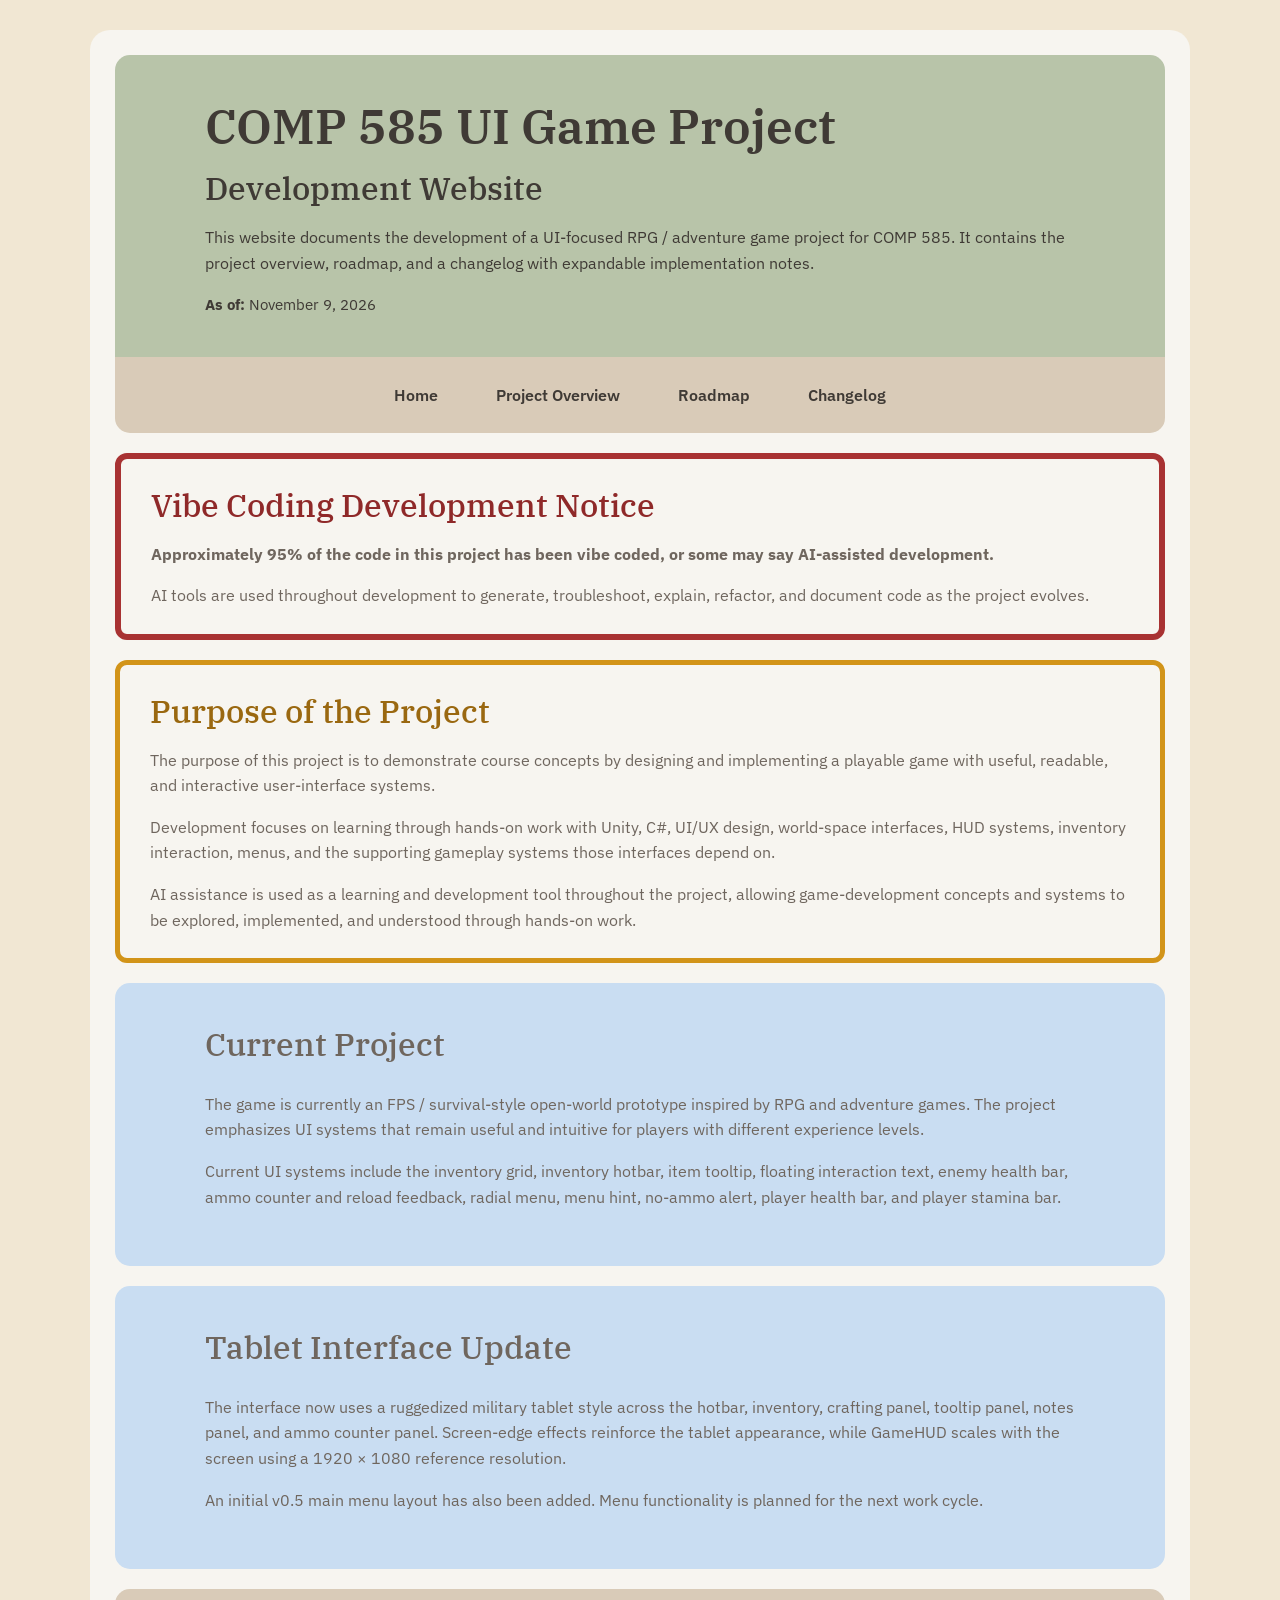
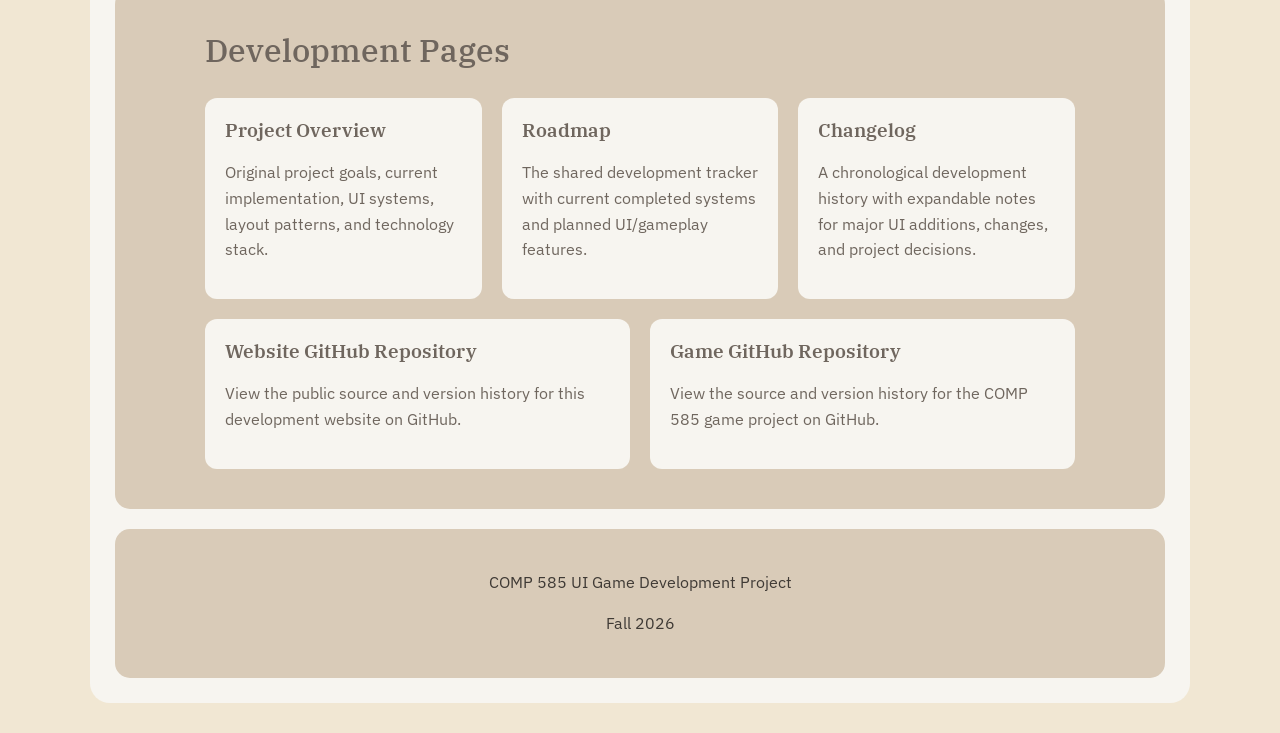
<file: index.html>
<!doctype html>
<html lang="en">

<head>
  <meta charset="UTF-8" />
  <meta name="viewport" content="width=device-width, initial-scale=1.0" />
  <title>COMP 585 UI Game | Development</title>
  <link rel="preconnect" href="https://fonts.googleapis.com" />
  <link rel="preconnect" href="https://fonts.gstatic.com" crossorigin />
  <link
    href="https://fonts.googleapis.com/css2?family=IBM+Plex+Sans:wght@400;600&family=IBM+Plex+Serif:wght@500;600&display=swap"
    rel="stylesheet" />
  <link rel="stylesheet" href="css/styles.css" />
</head>

<body>
  <div class="site-container">
    <header>
      <div class="content-wrap">
        <h1>COMP 585 UI Game Project</h1>
        <h2>Development Website</h2>
        <p>
          This website documents the development of a UI-focused RPG /
          adventure game project for COMP 585. It contains the project
          overview, roadmap, and a changelog with expandable implementation
          notes.
        </p>
          <p class="as-of-date"><strong>As of:</strong> November 9, 2026</p>
        </div>
      </header>

    <nav>
      <a href="index.html">Home</a>
      <a href="project.html">Project Overview</a>
      <a href="roadmap.html">Roadmap</a>
      <a href="changelog.html">Changelog</a>
    </nav>

    <section class="ai-notice">
      <div class="notice-content">
        <h2>Vibe Coding Development Notice</h2>
        <p>
          <strong>
            Approximately 95% of the code in this project has been vibe coded,
            or some may say AI-assisted development.
          </strong>
        </p>
        <p>
          AI tools are used throughout development to generate, troubleshoot,
          explain, refactor, and document code as the project evolves.
        </p>
      </div>
    </section>

    <section class="purpose-notice">
      <div class="notice-content">
        <h2>Purpose of the Project</h2>
        <p>
          The purpose of this project is to demonstrate course concepts by
          designing and implementing a playable game with useful, readable,
          and interactive user-interface systems.
        </p>
        <p>
          Development focuses on learning through hands-on work with Unity,
          C#, UI/UX design, world-space interfaces, HUD systems, inventory
          interaction, menus, and the supporting gameplay systems those
          interfaces depend on.
        </p>
        <p>
          AI assistance is used as a learning and development tool throughout the project, allowing game-development
          concepts and systems to be explored, implemented, and understood through hands-on work.
        </p>
      </div>
    </section>

    <main>
      <section class="welcome">
        <div class="content-wrap">
          <h2>Current Project</h2>
          <p>
            The game is currently an FPS / survival-style open-world prototype
            inspired by RPG and adventure games. The project emphasizes UI
            systems that remain useful and intuitive for players with
            different experience levels.
          </p>
          <p>
            Current UI systems include the inventory grid, inventory hotbar,
            item tooltip, floating interaction text, enemy health bar, ammo
            counter and reload feedback, radial menu, menu hint, no-ammo
            alert, player health bar, and player stamina bar.
          </p>
        </div>
      </section>

      <section class="project-section">
        <div class="content-wrap">
          <h2>Tablet Interface Update</h2>
          <p>The interface now uses a ruggedized military tablet style across the hotbar, inventory, crafting panel, tooltip panel, notes panel, and ammo counter panel. Screen-edge effects reinforce the tablet appearance, while GameHUD scales with the screen using a 1920 × 1080 reference resolution.</p>
          <p>An initial v0.5 main menu layout has also been added. Menu functionality is planned for the next work cycle.</p>
        </div>
      </section>

      <section class="links-section">
        <div class="content-wrap">
          <h2>Development Pages</h2>
          <div class="page-links">
            <a class="page-card" href="project.html">
              <h3>Project Overview</h3>
              <p>
                Original project goals, current implementation, UI systems,
                layout patterns, and technology stack.
              </p>
            </a>

            <a class="page-card" href="roadmap.html">
              <h3>Roadmap</h3>
              <p>
                The shared development tracker with current completed systems
                and planned UI/gameplay features.
              </p>
            </a>

            <a class="page-card" href="changelog.html">
              <h3>Changelog</h3>
              <p>
                A chronological development history with expandable notes for
                major UI additions, changes, and project decisions.
              </p>
            </a>

            <a
              class="page-card"
              href="https://github.com/tklassy/Comp585UIGameWebpage"
              target="_blank"
              rel="noopener noreferrer"
            >
              <h3>Website GitHub Repository</h3>
              <p>
                View the public source and version history for this development
                website on GitHub.
              </p>
            </a>

            <a
              class="page-card"
              href="https://github.com/maxisawesome32/COMP585Game"
              target="_blank"
              rel="noopener noreferrer"
            >
              <h3>Game GitHub Repository</h3>
              <p>
                View the source and version history for the COMP 585 game
                project on GitHub.
              </p>
            </a>
          </div>
        </div>
      </section>
    </main>

    <footer>
      <div class="content-wrap">
        <p>COMP 585 UI Game Development Project</p>
        <p>Fall 2026</p>
      </div>
    </footer>
  </div>
</body>

</html>
</file>
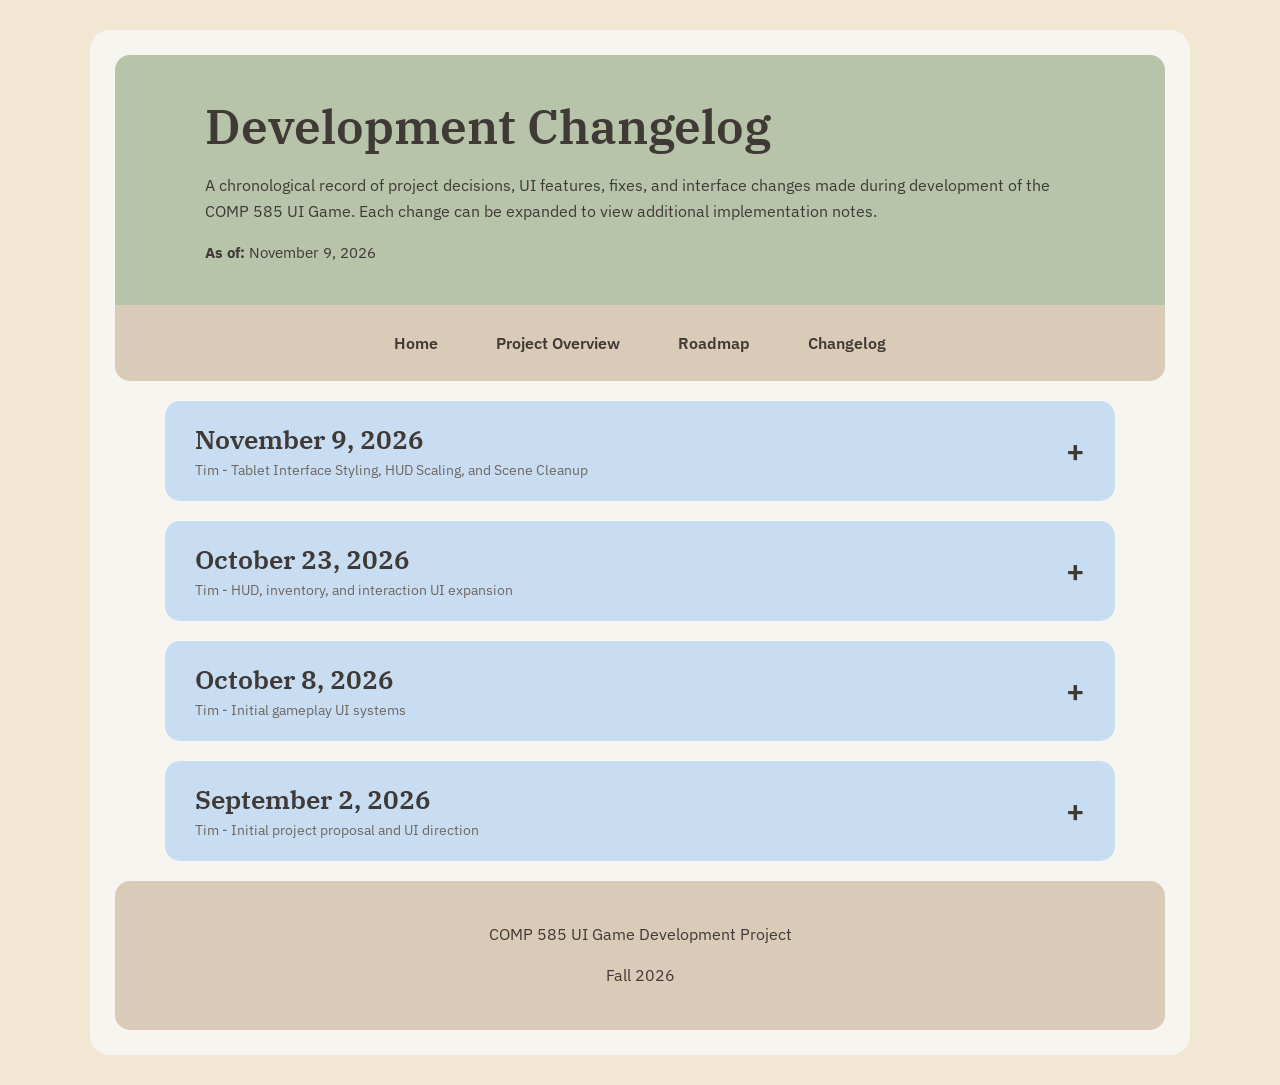
<file: changelog.html>
<!doctype html>
<!-- Last synced Comp585Game commit: 9fc435f3aba74a60b5b0ea8ca2acc97b10991000 -->
<html lang="en">
  <head>
    <meta charset="UTF-8" />
    <meta name="viewport" content="width=device-width, initial-scale=1.0" />
    <title>COMP 585 UI Game | Changelog</title>
    <link rel="preconnect" href="https://fonts.googleapis.com" />
    <link rel="preconnect" href="https://fonts.gstatic.com" crossorigin />
    <link
      href="https://fonts.googleapis.com/css2?family=IBM+Plex+Sans:wght@400;600&family=IBM+Plex+Serif:wght@500;600&display=swap"
      rel="stylesheet"
    />
    <link rel="stylesheet" href="css/styles.css" />
    <style>
      .change-entry {
        background: #f7f5f0;
        margin-top: 15px;
        border-radius: 12px;
        overflow: hidden;
      }

      .change-entry:first-child {
        margin-top: 0;
      }

      .date-entry .change-entry > summary {
        position: relative;
        padding: 18px 52px 18px 20px;
        font-family: "IBM Plex Sans", sans-serif;
        font-size: 1.05em;
        font-weight: 600;
        color: #3f3a35;
        cursor: pointer;
        list-style: none;
      }

      .date-entry .change-entry > summary::-webkit-details-marker {
        display: none;
      }

      .date-entry .change-entry > summary::after {
        content: "+";
        position: absolute;
        top: 50%;
        right: 20px;
        transform: translateY(-50%);
        line-height: 1;
        font-family: "IBM Plex Sans", sans-serif;
        font-size: 1.1em;
        font-weight: 600;
      }

      .date-entry .change-entry[open] > summary::after {
        content: "−";
      }

      .date-entry .change-entry > summary:hover {
        background: rgba(201, 221, 242, 0.3);
      }

      .change-documentation {
        padding: 0 20px 20px;
        line-height: 1.7;
      }

      .change-documentation p:last-child {
        margin-bottom: 0;
      }
    </style>
  </head>
  <body>
    <div class="site-container">
      <header>
        <div class="content-wrap">
          <h1>Development Changelog</h1>
          <p>
            A chronological record of project decisions, UI features, fixes, and
            interface changes made during development of the COMP 585 UI Game.
            Each change can be expanded to view additional implementation notes.
          </p>
          <p class="as-of-date"><strong>As of:</strong> November 9, 2026</p>
        </div>
      </header>

      <nav>
        <a href="index.html">Home</a>
        <a href="project.html">Project Overview</a>
        <a href="roadmap.html">Roadmap</a>
        <a href="changelog.html">Changelog</a>
      </nav>

      <main class="page-content">
        <details class="date-entry">
          <summary>
            November 9, 2026
            <span class="date-description">
              Tim - Tablet Interface Styling, HUD Scaling, and Scene Cleanup
            </span>
          </summary>
          <div class="date-content">
            <details class="change-entry">
              <summary>Updated UI Panels to a Ruggedized Military Tablet Style</summary>
              <div class="change-documentation">
                <p>Updated the hotbar, inventory, crafting panel, tooltip panel, notes panel, and ammo counter panel to use a consistent ruggedized military tablet appearance. These interfaces now share a visual direction across the gameplay HUD and screen overlays.</p>
              </div>
            </details>

            <details class="change-entry">
              <summary>Added Tablet Screen-Edge Effects</summary>
              <div class="change-documentation">
                <p>Added screen-edge effects to reinforce the militarized tablet appearance and visually frame the gameplay interface.</p>
              </div>
            </details>

            <details class="change-entry">
              <summary>Fixed GameHUD Screen Scaling</summary>
              <div class="change-documentation">
                <p>Updated GameHUD to scale with the screen using a 1920 × 1080 reference resolution.</p>
              </div>
            </details>

            <details class="change-entry">
              <summary>Removed Unused Scenes From the Development Branch</summary>
              <div class="change-documentation">
                <p>Removed other contributors’ scenes from Tim’s development branch, leaving only the scene used for this branch’s work. This cleanup was intended to reduce the risk of scene conflicts during later development and integration.</p>
              </div>
            </details>

            <details class="change-entry">
              <summary>Added the v0.5 Main Menu Layout</summary>
              <div class="change-documentation">
                <p>Added an initial v0.5 main menu layout. This version establishes the visual interface; menu functionality has not been implemented and is planned for the next work cycle.</p>
              </div>
            </details>
          </div>
        </details>

        <details class="date-entry">
          <summary>
            October 23, 2026
            <span class="date-description">
              Tim - HUD, inventory, and interaction UI expansion
            </span>
          </summary>
          <div class="date-content">
            <details class="change-entry">
              <summary>Added Inventory Hotbar</summary>
              <div class="change-documentation">
                <p>An eight-slot hotbar was added to expose quick-access inventory slots directly on the gameplay HUD.</p>
                <p>The selected hotbar slot can be changed with number keys, allowing commonly used items to remain visible without opening the full inventory.</p>
              </div>
            </details>

            <details class="change-entry">
              <summary>Added Item Tooltip Hover</summary>
              <div class="change-documentation">
                <p>Hovering over an inventory item now displays a temporary tooltip containing item information such as the item name, type, description, and quantity.</p>
                <p>The tooltip behaves as an overlay so the information appears only while the player is inspecting an item.</p>
              </div>
            </details>

            <details class="change-entry">
              <summary>Added Player Health and Stamina Displays</summary>
              <div class="change-documentation">
                <p>Player health and stamina were added as persistent HUD elements so important status information remains visible during gameplay.</p>
              </div>
            </details>

            <details class="change-entry">
              <summary>Added Menu Hint and No-Ammo Alert</summary>
              <div class="change-documentation">
                <p>A menu input hint was added to show the player how to open the radial menu.</p>
                <p>A no-ammo warning was added to provide immediate feedback when the player attempts to fire without usable ammunition.</p>
              </div>
            </details>

            <details class="change-entry">
              <summary>Added Floating Interaction Text</summary>
              <div class="change-documentation">
                <p>World-space interaction text was added near interactable objects so players can identify items and understand available actions while remaining in the game world.</p>
                <p>TextMeshPro material presets allow the interaction text to use white lettering with a black outline without changing unrelated UI text.</p>
              </div>
            </details>

            <details class="change-entry">
              <summary>Made the Inventory Key Configurable</summary>
              <div class="change-documentation">
                <p>The inventory toggle was changed from a hard-coded Tab key to an Inspector-configurable KeyCode field.</p>
                <p>This allows keys such as Tab, I, or B to be selected without editing the InventoryManager script.</p>
              </div>
            </details>
          </div>
        </details>

        <details class="date-entry">
          <summary>
            October 8, 2026
            <span class="date-description">
              Tim - Initial gameplay UI systems
            </span>
          </summary>
          <div class="date-content">
            <details class="change-entry">
              <summary>Implemented the Inventory UI</summary>
              <div class="change-documentation">
                <p>A grid-based inventory was implemented to display and manage collected items.</p>
                <p>The inventory supports item slots and drag-and-drop movement between slots.</p>
              </div>
            </details>

            <details class="change-entry">
              <summary>Implemented the Enemy Health Bar</summary>
              <div class="change-documentation">
                <p>A world-space health bar was implemented above the enemy target so health information remains associated with the object in the game world.</p>
              </div>
            </details>

            <details class="change-entry">
              <summary>Implemented the Ammo Counter and Reloading UI</summary>
              <div class="change-documentation">
                <p>The weapon system tracks ammunition and reloading while the HUD displays the current ammo state to the player.</p>
              </div>
            </details>

            <details class="change-entry">
              <summary>Implemented the Radial Menu</summary>
              <div class="change-documentation">
                <p>A circular menu was implemented to organize multiple interface choices around a central point while keeping the game world visible in the background.</p>
              </div>
            </details>
          </div>
        </details>

        <details class="date-entry">
          <summary>
            September 2, 2026
            <span class="date-description">
              Tim - Initial project proposal and UI direction
            </span>
          </summary>
          <div class="date-content">
            <details class="change-entry">
              <summary>Established the RPG + Adventure Game Concept</summary>
              <div class="change-documentation">
                <p>The initial proposal defined the project as an RPG / adventure game built to demonstrate course knowledge through practical UI and GUI implementation.</p>
                <p>The planned scope was a one-semester small open-world game intended to combine UI experimentation with enjoyable gameplay.</p>
              </div>
            </details>

            <details class="change-entry">
              <summary>Defined the Initial UI Goals</summary>
              <div class="change-documentation">
                <p>The proposal identified character-sheet UI, dialogue UI, and open-world map interfaces as major target features.</p>
                <p>The project also established a broader goal of investigating how game UI can be made useful and intuitive for players with different experience levels.</p>
              </div>
            </details>

            <details class="change-entry">
              <summary>Defined the Original Technology Plan</summary>
              <div class="change-documentation">
                <p>The original proposal listed Godot, C++, GitHub, public asset libraries, and Firebase as the intended technology stack.</p>
                <p>The implementation later moved to Unity and C#. Firebase remains a possible future direction for web or online data features.</p>
              </div>
            </details>

            <details class="change-entry">
              <summary>Established a Two-Week Development Cycle</summary>
              <div class="change-documentation">
                <p>Development milestones were planned around roughly two-week periods covering the game world, player controls, interactable objects, informational UI, and later integration and polish.</p>
              </div>
            </details>
          </div>
        </details>
      </main>

      <footer>
        <div class="content-wrap">
          <p>COMP 585 UI Game Development Project</p>
          <p>Fall 2026</p>
        </div>
      </footer>
    </div>
  </body>
</html>
</file>
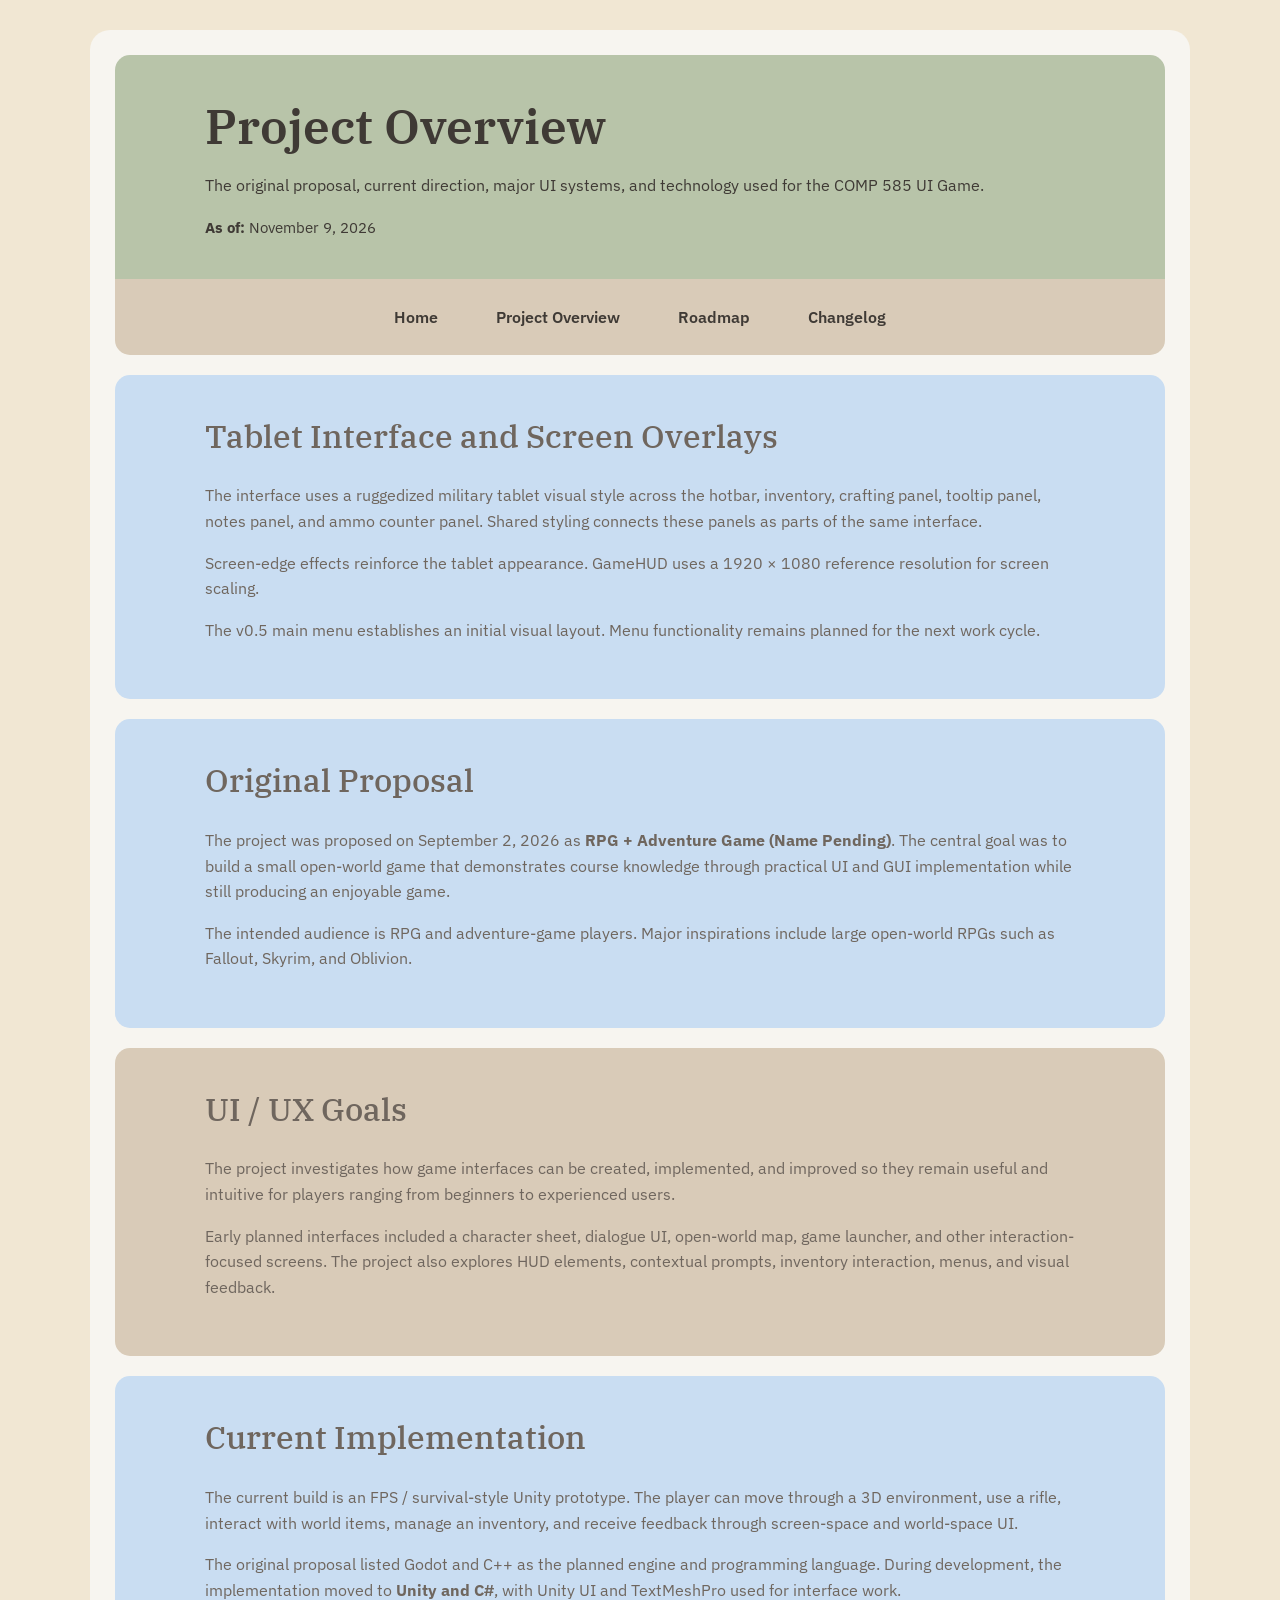
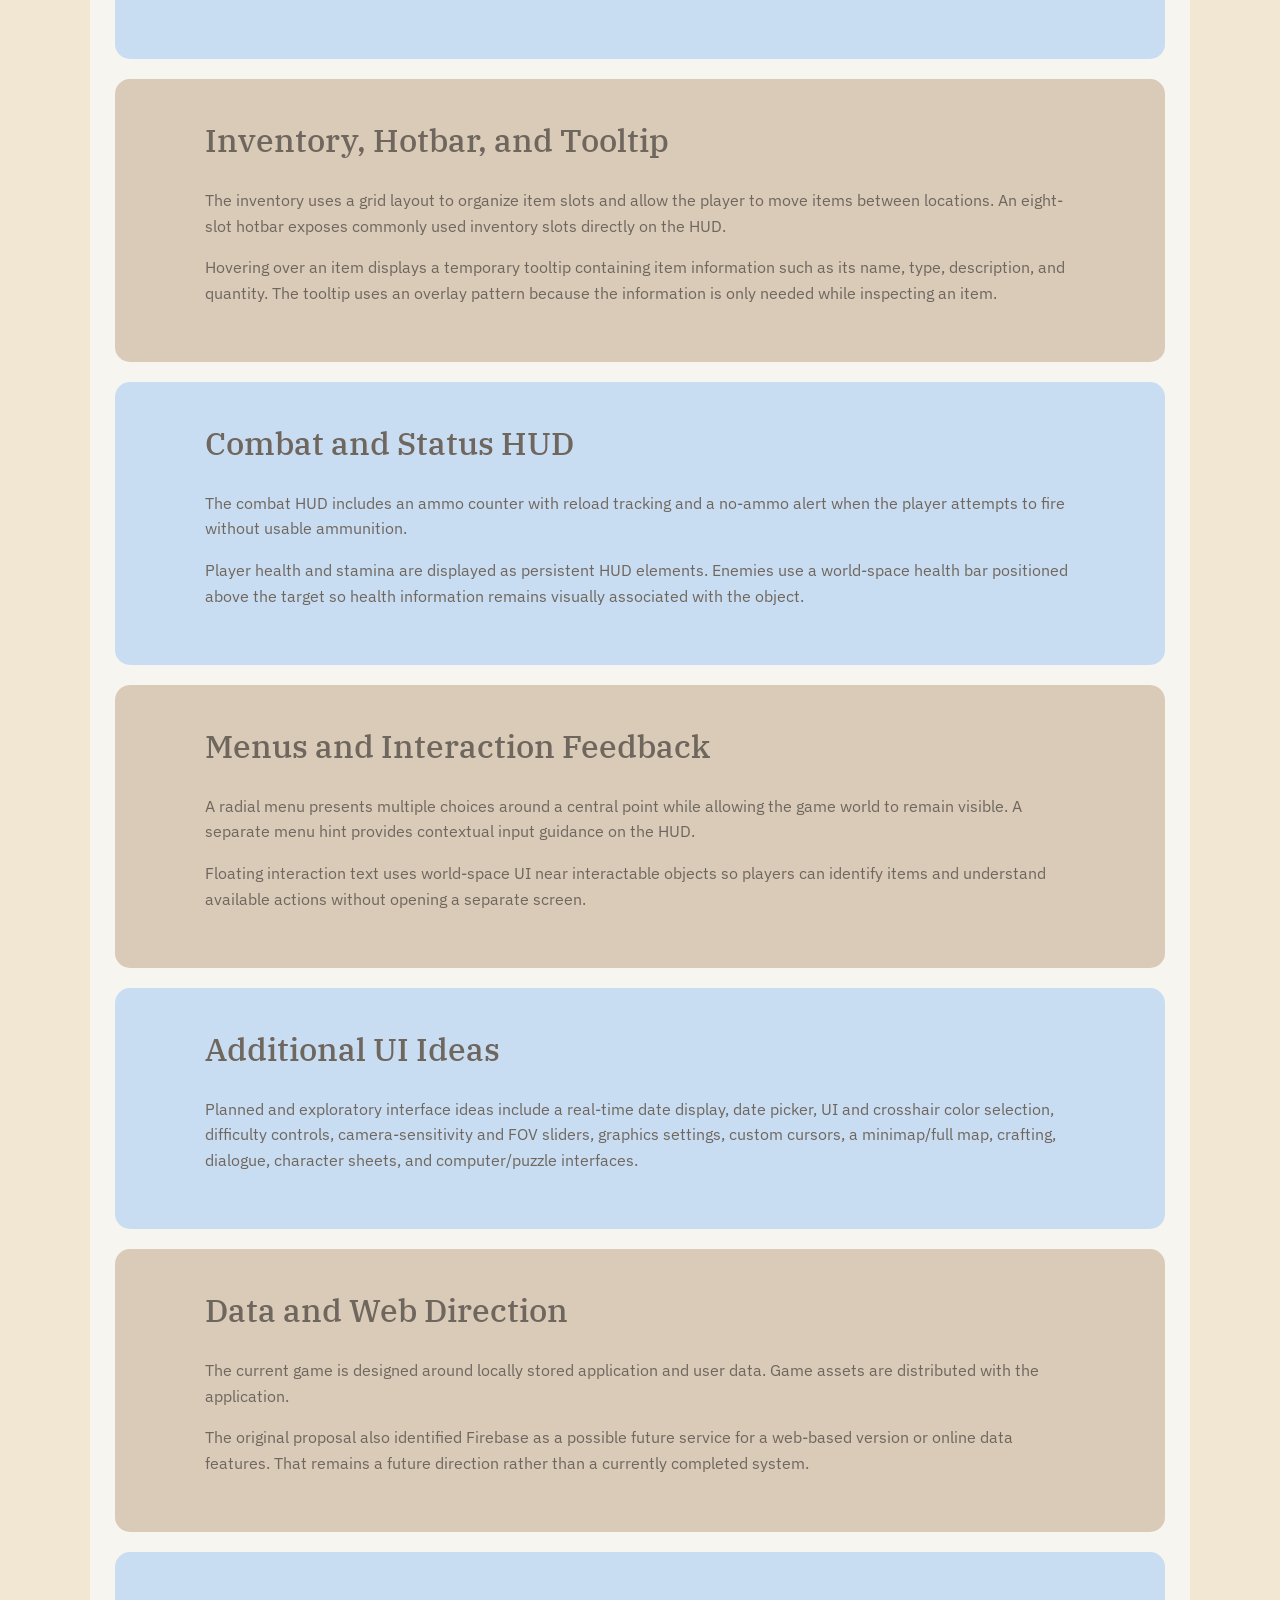
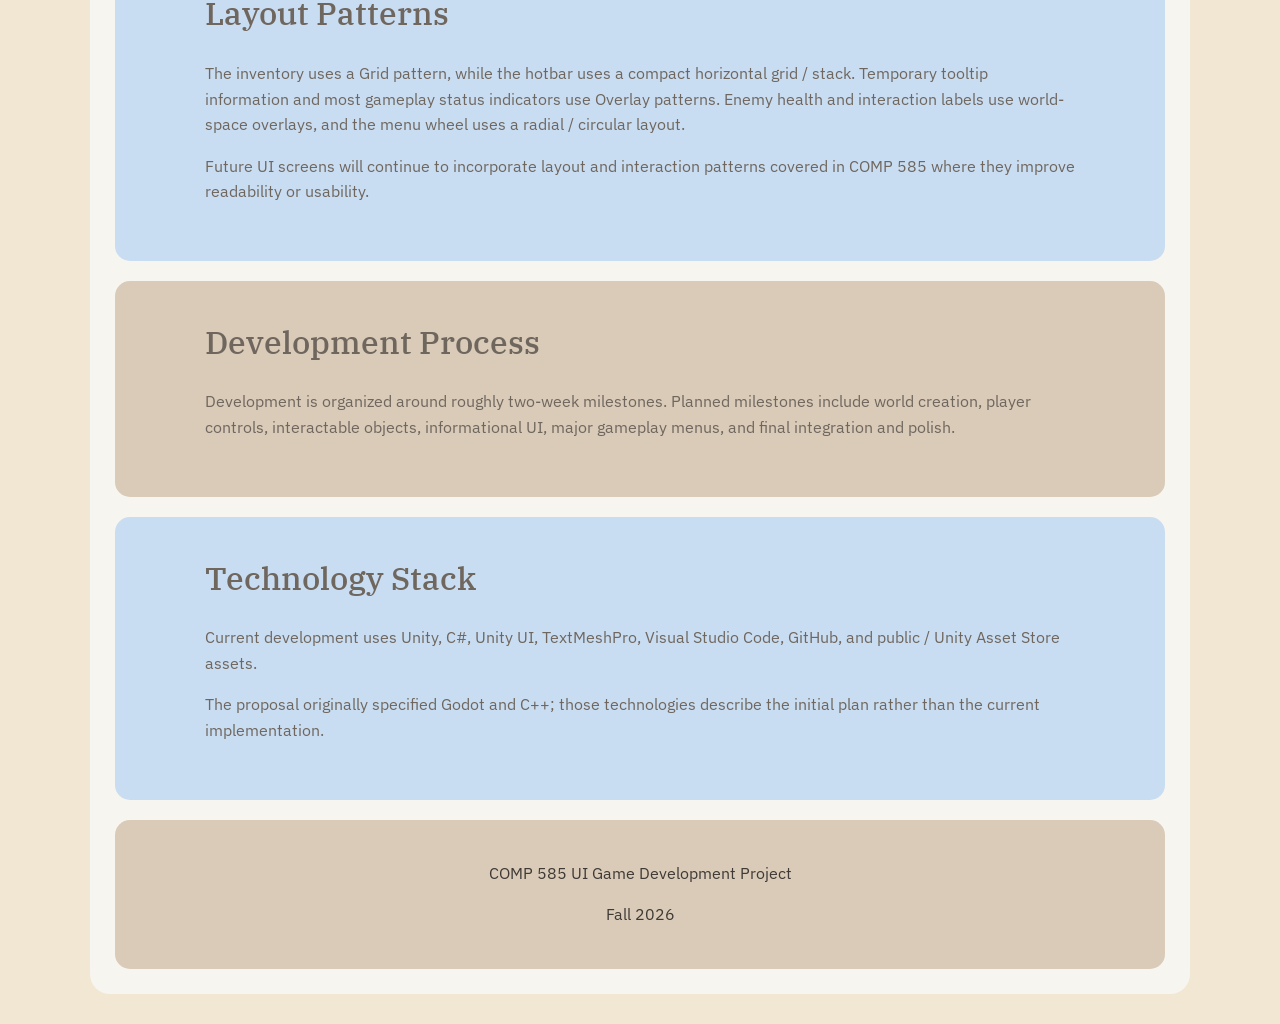
<file: project.html>
<!doctype html>
<html lang="en">
  <head>
    <meta charset="UTF-8" />
    <meta name="viewport" content="width=device-width, initial-scale=1.0" />
    <title>COMP 585 UI Game | Project Overview</title>
    <link rel="preconnect" href="https://fonts.googleapis.com" />
    <link rel="preconnect" href="https://fonts.gstatic.com" crossorigin />
    <link
      href="https://fonts.googleapis.com/css2?family=IBM+Plex+Sans:wght@400;600&family=IBM+Plex+Serif:wght@500;600&display=swap"
      rel="stylesheet"
    />
    <link rel="stylesheet" href="css/styles.css" />
  </head>
  <body>
    <div class="site-container">
      <header>
        <div class="content-wrap">
          <h1>Project Overview</h1>
          <p>
            The original proposal, current direction, major UI systems, and
            technology used for the COMP 585 UI Game.
          </p>
          <p class="as-of-date"><strong>As of:</strong> November 9, 2026</p>
        </div>
      </header>

      <nav>
        <a href="index.html">Home</a>
        <a href="project.html">Project Overview</a>
        <a href="roadmap.html">Roadmap</a>
        <a href="changelog.html">Changelog</a>
      </nav>

      <main>
        <section class="project-section">
          <div class="content-wrap">
            <h2>Tablet Interface and Screen Overlays</h2>
            <p>The interface uses a ruggedized military tablet visual style across the hotbar, inventory, crafting panel, tooltip panel, notes panel, and ammo counter panel. Shared styling connects these panels as parts of the same interface.</p>
            <p>Screen-edge effects reinforce the tablet appearance. GameHUD uses a 1920 × 1080 reference resolution for screen scaling.</p>
            <p>The v0.5 main menu establishes an initial visual layout. Menu functionality remains planned for the next work cycle.</p>
          </div>
        </section>
        <section class="project-section">
          <div class="content-wrap">
            <h2>Original Proposal</h2>
            <p>
              The project was proposed on September 2, 2026 as
              <strong>RPG + Adventure Game (Name Pending)</strong>. The central
              goal was to build a small open-world game that demonstrates course
              knowledge through practical UI and GUI implementation while still
              producing an enjoyable game.
            </p>
            <p>
              The intended audience is RPG and adventure-game players. Major
              inspirations include large open-world RPGs such as Fallout,
              Skyrim, and Oblivion.
            </p>
          </div>
        </section>

        <section class="project-section alternate">
          <div class="content-wrap">
            <h2>UI / UX Goals</h2>
            <p>
              The project investigates how game interfaces can be created,
              implemented, and improved so they remain useful and intuitive for
              players ranging from beginners to experienced users.
            </p>
            <p>
              Early planned interfaces included a character sheet, dialogue UI,
              open-world map, game launcher, and other interaction-focused
              screens. The project also explores HUD elements, contextual
              prompts, inventory interaction, menus, and visual feedback.
            </p>
          </div>
        </section>

        <section class="project-section">
          <div class="content-wrap">
            <h2>Current Implementation</h2>
            <p>
              The current build is an FPS / survival-style Unity prototype. The
              player can move through a 3D environment, use a rifle, interact
              with world items, manage an inventory, and receive feedback
              through screen-space and world-space UI.
            </p>
            <p>
              The original proposal listed Godot and C++ as the planned engine
              and programming language. During development, the implementation
              moved to <strong>Unity and C#</strong>, with Unity UI and
              TextMeshPro used for interface work.
            </p>
          </div>
        </section>

        <section class="project-section alternate">
          <div class="content-wrap">
            <h2>Inventory, Hotbar, and Tooltip</h2>
            <p>
              The inventory uses a grid layout to organize item slots and allow
              the player to move items between locations. An eight-slot hotbar
              exposes commonly used inventory slots directly on the HUD.
            </p>
            <p>
              Hovering over an item displays a temporary tooltip containing item
              information such as its name, type, description, and quantity.
              The tooltip uses an overlay pattern because the information is
              only needed while inspecting an item.
            </p>
          </div>
        </section>

        <section class="project-section">
          <div class="content-wrap">
            <h2>Combat and Status HUD</h2>
            <p>
              The combat HUD includes an ammo counter with reload tracking and a
              no-ammo alert when the player attempts to fire without usable
              ammunition.
            </p>
            <p>
              Player health and stamina are displayed as persistent HUD
              elements. Enemies use a world-space health bar positioned above
              the target so health information remains visually associated with
              the object.
            </p>
          </div>
        </section>

        <section class="project-section alternate">
          <div class="content-wrap">
            <h2>Menus and Interaction Feedback</h2>
            <p>
              A radial menu presents multiple choices around a central point
              while allowing the game world to remain visible. A separate menu
              hint provides contextual input guidance on the HUD.
            </p>
            <p>
              Floating interaction text uses world-space UI near interactable
              objects so players can identify items and understand available
              actions without opening a separate screen.
            </p>
          </div>
        </section>

        <section class="project-section">
          <div class="content-wrap">
            <h2>Additional UI Ideas</h2>
            <p>
              Planned and exploratory interface ideas include a real-time date
              display, date picker, UI and crosshair color selection, difficulty
              controls, camera-sensitivity and FOV sliders, graphics settings,
              custom cursors, a minimap/full map, crafting, dialogue, character
              sheets, and computer/puzzle interfaces.
            </p>
          </div>
        </section>

        <section class="project-section alternate">
          <div class="content-wrap">
            <h2>Data and Web Direction</h2>
            <p>
              The current game is designed around locally stored application and
              user data. Game assets are distributed with the application.
            </p>
            <p>
              The original proposal also identified Firebase as a possible
              future service for a web-based version or online data features.
              That remains a future direction rather than a currently completed
              system.
            </p>
          </div>
        </section>

        <section class="project-section">
          <div class="content-wrap">
            <h2>Layout Patterns</h2>
            <p>
              The inventory uses a Grid pattern, while the hotbar uses a compact
              horizontal grid / stack. Temporary tooltip information and most
              gameplay status indicators use Overlay patterns. Enemy health and
              interaction labels use world-space overlays, and the menu wheel
              uses a radial / circular layout.
            </p>
            <p>
              Future UI screens will continue to incorporate layout and
              interaction patterns covered in COMP 585 where they improve
              readability or usability.
            </p>
          </div>
        </section>

        <section class="project-section alternate">
          <div class="content-wrap">
            <h2>Development Process</h2>
            <p>
              Development is organized around roughly two-week milestones.
              Planned milestones include world creation, player controls,
              interactable objects, informational UI, major gameplay menus, and
              final integration and polish.
            </p>
          </div>
        </section>

        <section class="project-section">
          <div class="content-wrap">
            <h2>Technology Stack</h2>
            <p>
              Current development uses Unity, C#, Unity UI, TextMeshPro, Visual
              Studio Code, GitHub, and public / Unity Asset Store assets.
            </p>
            <p>
              The proposal originally specified Godot and C++; those technologies
              describe the initial plan rather than the current implementation.
            </p>
          </div>
        </section>
      </main>

      <footer>
        <div class="content-wrap">
          <p>COMP 585 UI Game Development Project</p>
          <p>Fall 2026</p>
        </div>
      </footer>
    </div>
  </body>
</html>
</file>
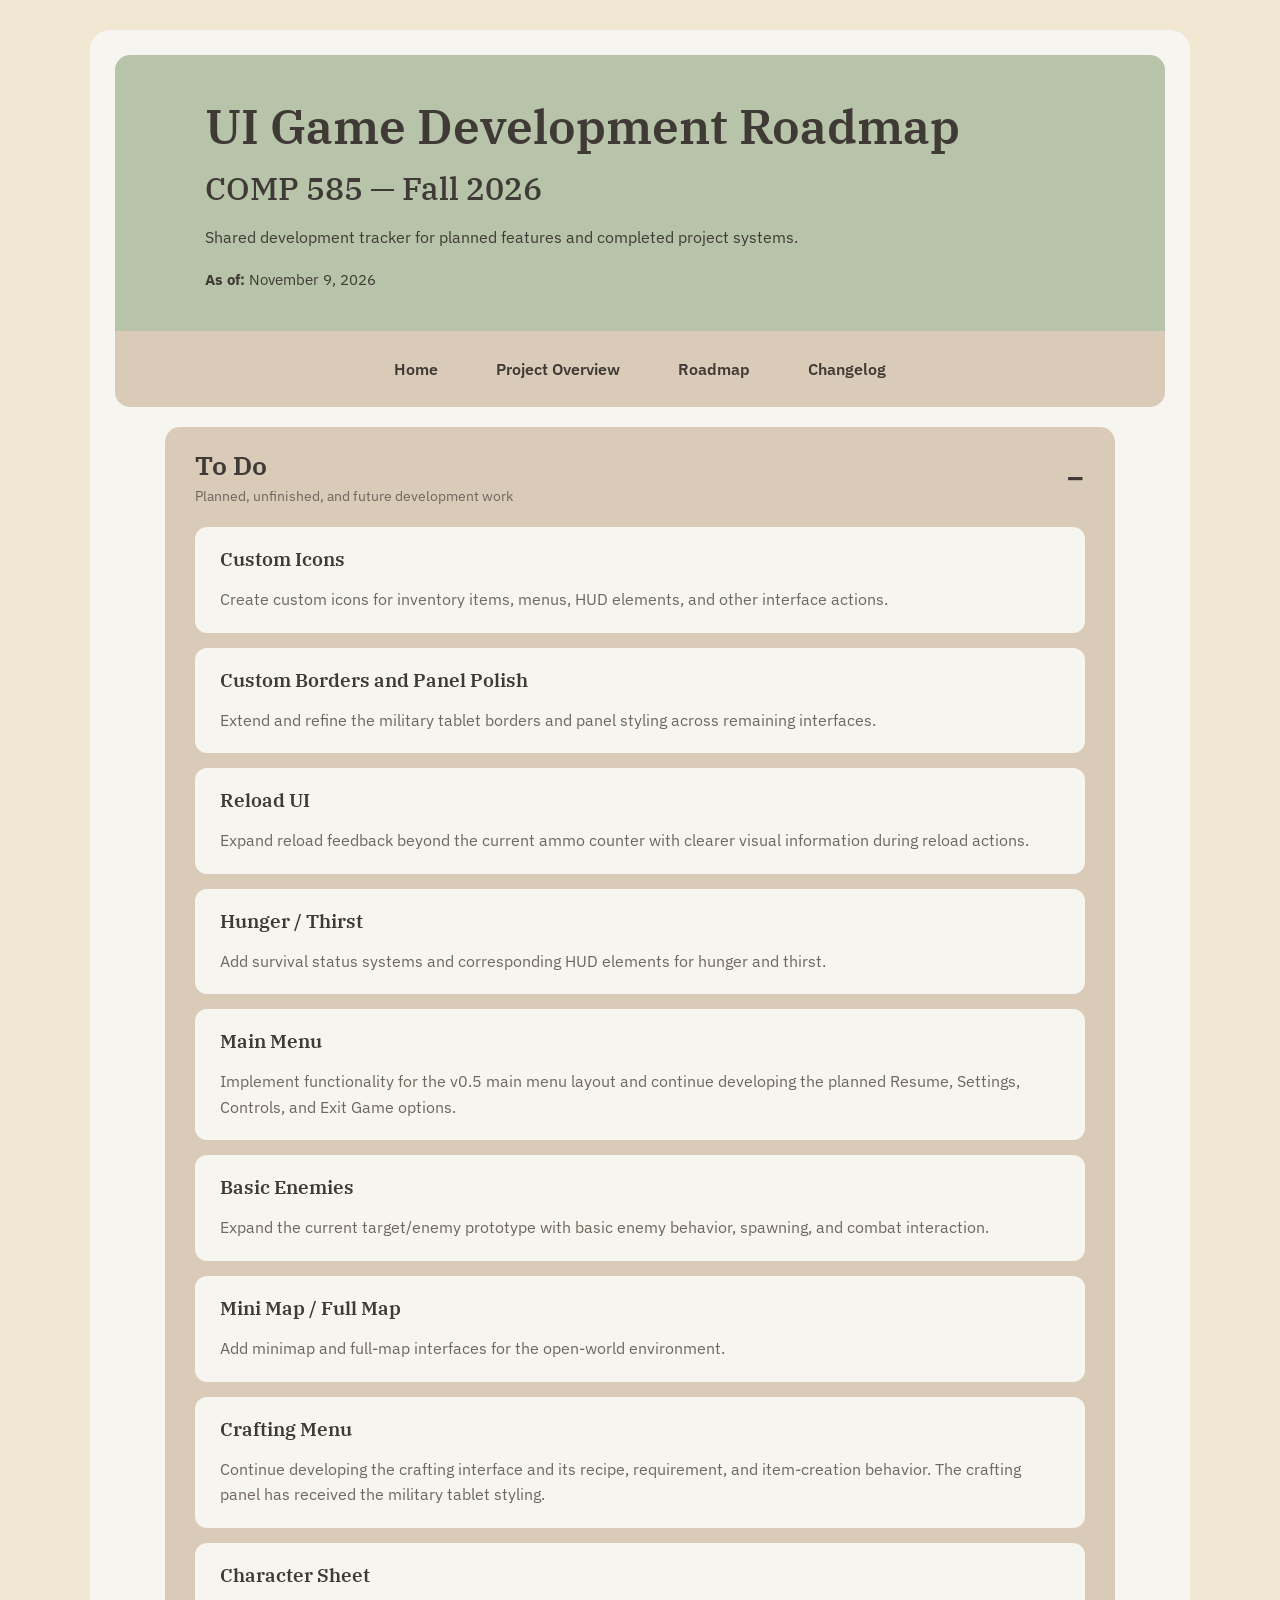
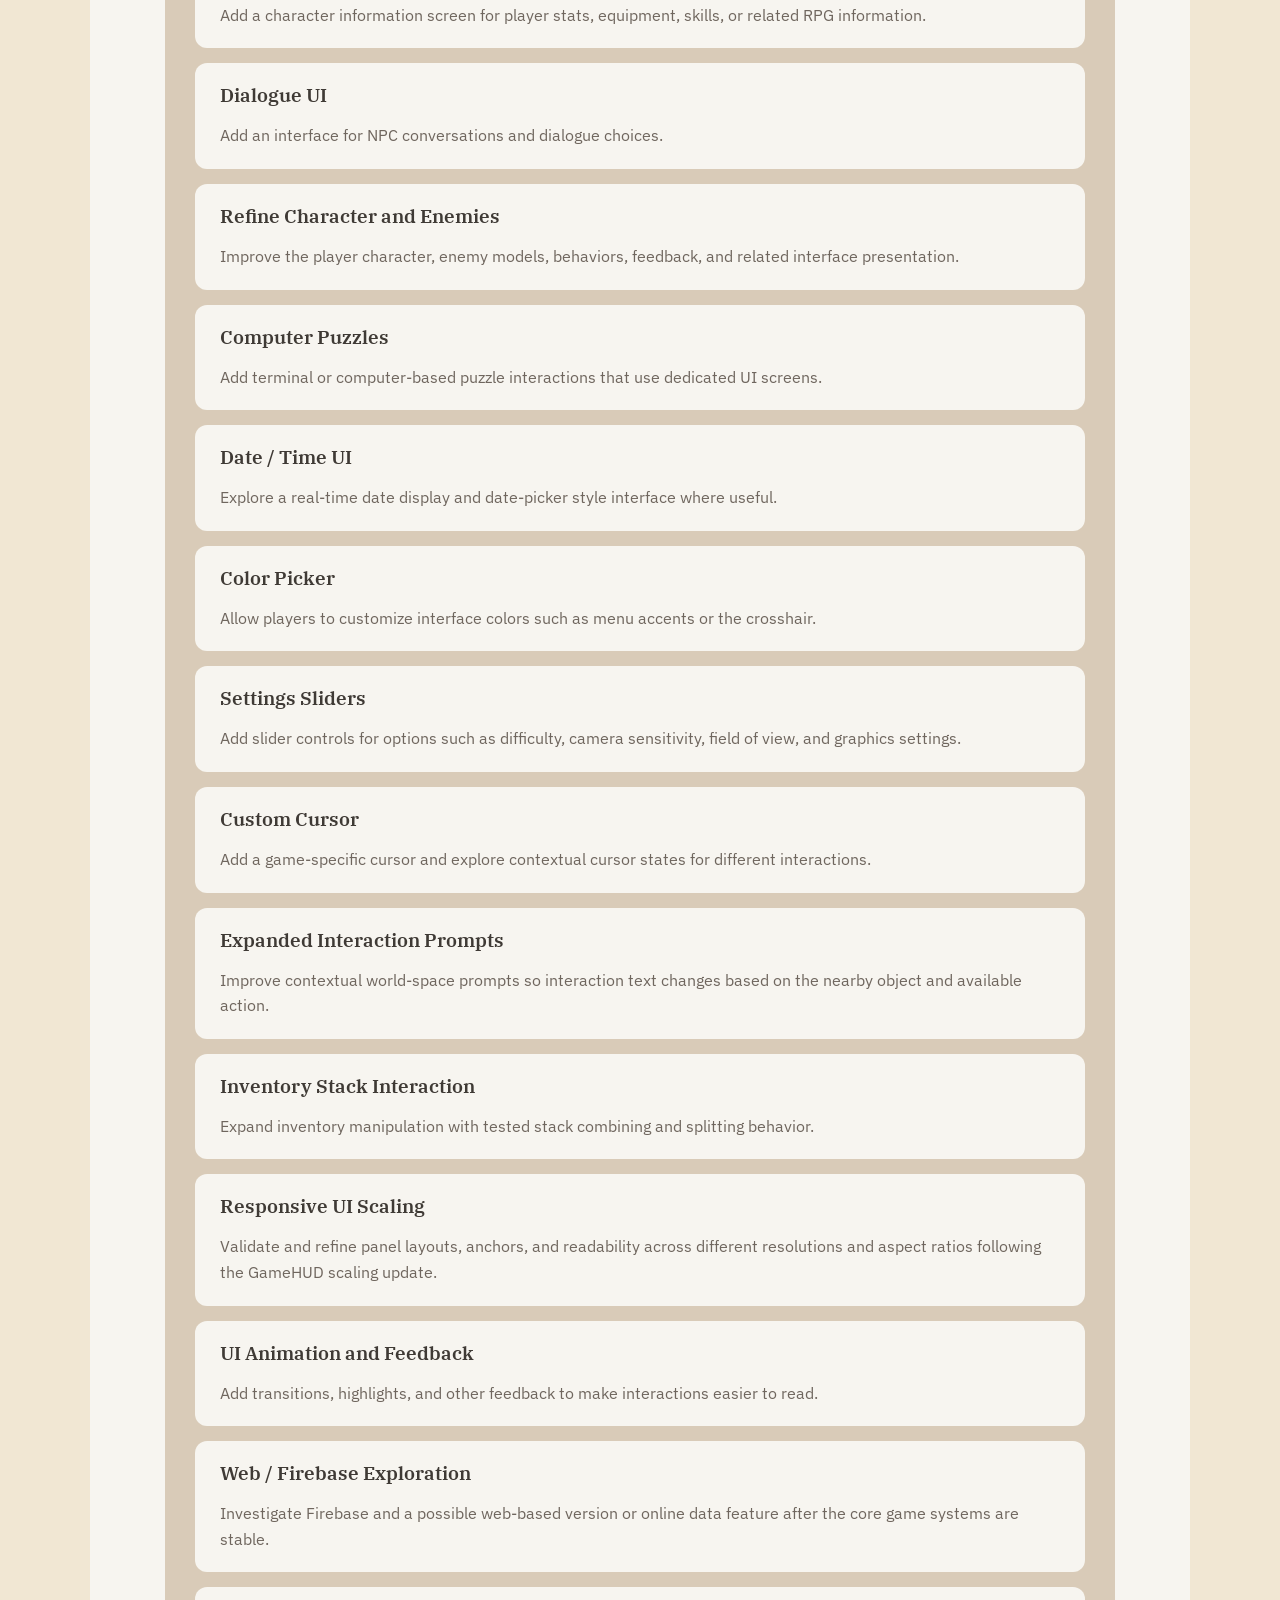
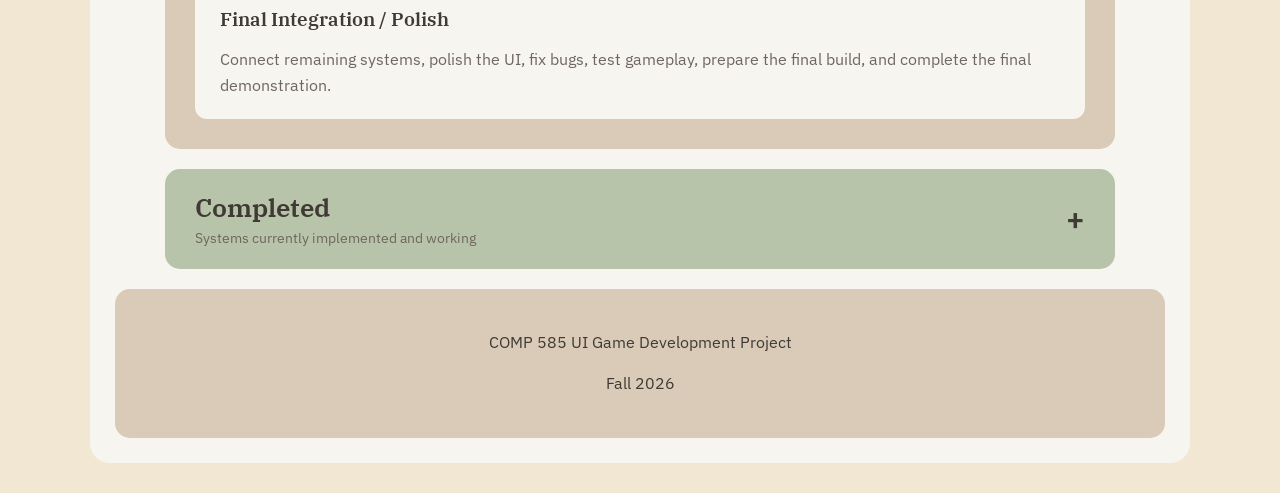
<file: roadmap.html>
<!doctype html>
<html lang="en">
  <head>
    <meta charset="UTF-8" />
    <meta name="viewport" content="width=device-width, initial-scale=1.0" />
    <title>COMP 585 UI Game | Roadmap</title>
    <link rel="preconnect" href="https://fonts.googleapis.com" />
    <link rel="preconnect" href="https://fonts.gstatic.com" crossorigin />
    <link
      href="https://fonts.googleapis.com/css2?family=IBM+Plex+Sans:wght@400;600&family=IBM+Plex+Serif:wght@500;600&display=swap"
      rel="stylesheet"
    />
    <link rel="stylesheet" href="css/styles.css" />
  </head>
  <body>
    <div class="site-container">
      <header>
        <div class="content-wrap">
          <h1>UI Game Development Roadmap</h1>
          <h2>COMP 585 — Fall 2026</h2>
          <p>
            Shared development tracker for planned features and completed
            project systems.
          </p>
          <p class="as-of-date"><strong>As of:</strong> November 9, 2026</p>
        </div>
      </header>

      <nav>
        <a href="index.html">Home</a>
        <a href="project.html">Project Overview</a>
        <a href="roadmap.html">Roadmap</a>
        <a href="changelog.html">Changelog</a>
      </nav>

      <main class="page-content">
        <details class="roadmap-entry priority-entry" open>
          <summary>
            To Do
            <span class="date-description">
              Planned, unfinished, and future development work
            </span>
          </summary>
          <div class="roadmap-content">
            <div class="roadmap-item priority">
              <h3>Custom Icons</h3>
              <p>Create custom icons for inventory items, menus, HUD elements, and other interface actions.</p>
            </div>

            <div class="roadmap-item priority">
              <h3>Custom Borders and Panel Polish</h3>
              <p>Extend and refine the military tablet borders and panel styling across remaining interfaces.</p>
            </div>

            <div class="roadmap-item priority">
              <h3>Reload UI</h3>
              <p>Expand reload feedback beyond the current ammo counter with clearer visual information during reload actions.</p>
            </div>

            <div class="roadmap-item priority">
              <h3>Hunger / Thirst</h3>
              <p>Add survival status systems and corresponding HUD elements for hunger and thirst.</p>
            </div>

            <div class="roadmap-item priority">
              <h3>Main Menu</h3>
              <p>Implement functionality for the v0.5 main menu layout and continue developing the planned Resume, Settings, Controls, and Exit Game options.</p>
            </div>

            <div class="roadmap-item priority">
              <h3>Basic Enemies</h3>
              <p>Expand the current target/enemy prototype with basic enemy behavior, spawning, and combat interaction.</p>
            </div>

            <div class="roadmap-item priority">
              <h3>Mini Map / Full Map</h3>
              <p>Add minimap and full-map interfaces for the open-world environment.</p>
            </div>

            <div class="roadmap-item priority">
              <h3>Crafting Menu</h3>
              <p>Continue developing the crafting interface and its recipe, requirement, and item-creation behavior. The crafting panel has received the military tablet styling.</p>
            </div>

            <div class="roadmap-item priority">
              <h3>Character Sheet</h3>
              <p>Add a character information screen for player stats, equipment, skills, or related RPG information.</p>
            </div>

            <div class="roadmap-item priority">
              <h3>Dialogue UI</h3>
              <p>Add an interface for NPC conversations and dialogue choices.</p>
            </div>

            <div class="roadmap-item priority">
              <h3>Refine Character and Enemies</h3>
              <p>Improve the player character, enemy models, behaviors, feedback, and related interface presentation.</p>
            </div>

            <div class="roadmap-item priority">
              <h3>Computer Puzzles</h3>
              <p>Add terminal or computer-based puzzle interactions that use dedicated UI screens.</p>
            </div>

            <div class="roadmap-item priority">
              <h3>Date / Time UI</h3>
              <p>Explore a real-time date display and date-picker style interface where useful.</p>
            </div>

            <div class="roadmap-item priority">
              <h3>Color Picker</h3>
              <p>Allow players to customize interface colors such as menu accents or the crosshair.</p>
            </div>

            <div class="roadmap-item priority">
              <h3>Settings Sliders</h3>
              <p>Add slider controls for options such as difficulty, camera sensitivity, field of view, and graphics settings.</p>
            </div>

            <div class="roadmap-item priority">
              <h3>Custom Cursor</h3>
              <p>Add a game-specific cursor and explore contextual cursor states for different interactions.</p>
            </div>

            <div class="roadmap-item priority">
              <h3>Expanded Interaction Prompts</h3>
              <p>Improve contextual world-space prompts so interaction text changes based on the nearby object and available action.</p>
            </div>

            <div class="roadmap-item priority">
              <h3>Inventory Stack Interaction</h3>
              <p>Expand inventory manipulation with tested stack combining and splitting behavior.</p>
            </div>

            <div class="roadmap-item priority">
              <h3>Responsive UI Scaling</h3>
              <p>Validate and refine panel layouts, anchors, and readability across different resolutions and aspect ratios following the GameHUD scaling update.</p>
            </div>

            <div class="roadmap-item priority">
              <h3>UI Animation and Feedback</h3>
              <p>Add transitions, highlights, and other feedback to make interactions easier to read.</p>
            </div>

            <div class="roadmap-item priority">
              <h3>Web / Firebase Exploration</h3>
              <p>Investigate Firebase and a possible web-based version or online data feature after the core game systems are stable.</p>
            </div>

            <div class="roadmap-item priority">
              <h3>Final Integration / Polish</h3>
              <p>Connect remaining systems, polish the UI, fix bugs, test gameplay, prepare the final build, and complete the final demonstration.</p>
            </div>
          </div>
        </details>

        <details class="roadmap-entry completed-entry">
          <summary>
            Completed
            <span class="date-description">
              Systems currently implemented and working
            </span>
          </summary>
          <div class="roadmap-content">
            <div class="roadmap-item completed">
              <h3>Military Tablet UI Styling</h3>
              <p>Updated the hotbar, inventory, crafting panel, tooltip panel, notes panel, and ammo counter panel to use a consistent ruggedized military tablet appearance. These interfaces now share a visual direction across the gameplay HUD and screen overlays.</p>
            </div>

            <div class="roadmap-item completed">
              <h3>Tablet Screen-Edge Effects</h3>
              <p>Added screen-edge effects to reinforce the militarized tablet appearance and visually frame the gameplay interface.</p>
            </div>

            <div class="roadmap-item completed">
              <h3>GameHUD Reference-Resolution Scaling</h3>
              <p>Updated GameHUD to scale with the screen using a 1920 × 1080 reference resolution.</p>
            </div>
            <div class="roadmap-item completed">
              <h3>GitHub Project Setup</h3>
              <p>Created GitHub repositories for project development and the public development website.</p>
            </div>

            <div class="roadmap-item completed">
              <h3>Game World v1</h3>
              <p>Created the initial playable 3D game world used for UI and interaction testing.</p>
            </div>

            <div class="roadmap-item completed">
              <h3>Basic Character and Controls v1</h3>
              <p>Implemented the controllable player and mouse/keyboard movement foundation.</p>
            </div>

            <div class="roadmap-item completed">
              <h3>Rifle, Ammo, and Reloading</h3>
              <p>Implemented weapon firing, ammunition tracking, and reloading behavior.</p>
            </div>

            <div class="roadmap-item completed">
              <h3>Inventory Menu</h3>
              <p>Implemented the main grid-based inventory and item movement between inventory slots.</p>
            </div>

            <div class="roadmap-item completed">
              <h3>Inventory Hotbar</h3>
              <p>Implemented an eight-slot hotbar that exposes quick-access inventory slots on the HUD.</p>
            </div>

            <div class="roadmap-item completed">
              <h3>Item Tooltip Hover</h3>
              <p>Implemented hover information for inventory items, including item details and quantity.</p>
            </div>

            <div class="roadmap-item completed">
              <h3>Player Health Bar</h3>
              <p>Implemented HUD tracking and display of the player's current health.</p>
            </div>

            <div class="roadmap-item completed">
              <h3>Enemy Health Bar v1</h3>
              <p>Implemented a world-space enemy health bar positioned above the target.</p>
            </div>

            <div class="roadmap-item completed">
              <h3>Ammo Counter v1</h3>
              <p>Implemented an on-screen ammunition counter connected to the weapon system.</p>
            </div>

            <div class="roadmap-item completed">
              <h3>Player Stamina</h3>
              <p>Implemented HUD tracking and display of the player's current stamina.</p>
            </div>

            <div class="roadmap-item completed">
              <h3>No-Ammo Alert</h3>
              <p>Implemented a warning when the player attempts to fire without usable ammunition.</p>
            </div>

            <div class="roadmap-item completed">
              <h3>Radial Menu</h3>
              <p>Implemented a circular menu for multiple interface choices.</p>
            </div>

            <div class="roadmap-item completed">
              <h3>Menu Hint</h3>
              <p>Implemented an on-screen hint showing how to access the radial menu.</p>
            </div>

            <div class="roadmap-item completed">
              <h3>Floating Interaction Text</h3>
              <p>Implemented world-space interaction text near interactable objects.</p>
            </div>

            <div class="roadmap-item completed">
              <h3>Configurable Inventory Keybind</h3>
              <p>Made the inventory toggle key configurable through the Unity Inspector.</p>
            </div>
          </div>
        </details>
      </main>

      <footer>
        <div class="content-wrap">
          <p>COMP 585 UI Game Development Project</p>
          <p>Fall 2026</p>
        </div>
      </footer>
    </div>
  </body>
</html>
</file>
<file: css/styles.css>
/*
Color Palette

#C9DDF2 - Ocean Blue
#D9CBB8 - Sand
#B8C4A9 - Sage
#C9A89A - Dusty Clay
#F1E7D3 - Cream
#F7F5F0 - Soft Off-White
*/

/* Global styles
------------------------------------ */

html {
  box-sizing: border-box;
}

*,
*:before,
*:after {
  box-sizing: inherit;
}

body {
  margin: 0;
  padding: 30px;

  font-family: "IBM Plex Sans", sans-serif;

  color: #6f665e;
  background: #f1e7d3;
}

.site-container {
  background: #f7f5f0;

  padding: 25px;

  border-radius: 20px;

  max-width: 1100px;

  margin: 0 auto;
}

.content-wrap {
  max-width: 950px;

  margin: 0 auto;

  padding: 40px;

  overflow: hidden;
}

/* Text
------------------------------------ */

h1,
h2,
h3 {
  font-family: "IBM Plex Serif", serif;
}

h1 {
  font-size: 3em;
  font-weight: 600;

  margin-top: 0;
}

h2 {
  font-size: 2em;
  font-weight: 500;

  margin-top: 0;
}

h3 {
  font-weight: 600;
}

p {
  line-height: 1.6;
}

a {
  color: #4f6679;
}

a:hover {
  color: #2f4558;
}

/* Header
------------------------------------ */

header {
  background: #b8c4a9;

  color: #3f3a35;

  border-radius: 15px 15px 0 0;
}

header h1,
header h2 {
  margin-bottom: 10px;
}

/* Development Notices
------------------------------------ */

.ai-notice,
.purpose-notice {
  margin-top: 20px;
  margin-bottom: 20px;

  background: #f7f5f0;

  border-radius: 12px;
}

.notice-content {
  padding: 25px 30px;
}

.notice-content h2 {
  margin-top: 0;
  margin-bottom: 12px;

  color: #3f3a35;
}

.notice-content p:last-child {
  margin-bottom: 0;
}

/* AI-Assisted Development Notice */

.ai-notice {
  border: 6px solid #a83232;
}

.ai-notice h2 {
  color: #8f2929;
}

/* Project Purpose Notice */

.purpose-notice {
  border: 5px solid #d29419;
}

.purpose-notice h2 {
  color: #9a6810;
}

/* Navigation
------------------------------------ */

nav {
  background: #d9cbb8;

  text-align: center;

  padding: 15px;

  margin-bottom: 20px;

  border-radius: 0 0 15px 15px;
}

nav a {
  display: inline-block;

  margin: 5px 15px;

  padding: 8px 12px;

  text-decoration: none;

  font-weight: 600;

  color: #3f3a35;

  border-radius: 8px;
}

nav a:hover {
  background: #f7f5f0;
}

/* Main Sections
------------------------------------ */

section {
  margin-bottom: 20px;

  border-radius: 15px;
}

.welcome {
  background: #c9ddf2;
}

.links-section {
  background: #d9cbb8;
}

/* Collapsible Date Sections
------------------------------------ */

.page-content {
  max-width: 950px;
  margin: 20px auto;
}

.date-entry {
  background: #c9ddf2;

  margin-bottom: 20px;

  border-radius: 15px;

  overflow: hidden;
}

.date-entry > summary {
  position: relative;
  cursor: pointer;

  padding: 22px 65px 22px 30px;

  font-family: "IBM Plex Serif", serif;

  font-size: 1.6em;

  font-weight: 600;

  color: #3f3a35;

  list-style: none;

  user-select: none;
}

.date-entry > summary::-webkit-details-marker {
  display: none;
}

.date-entry > summary::after {
  content: "+";

  position: absolute;
  top: 50%;
  right: 30px;
  transform: translateY(-50%);
  line-height: 1;

  font-family: "IBM Plex Sans", sans-serif;

  font-size: 1.2em;

  font-weight: 600;
}

.date-entry[open] > summary::after {
  content: "−";
}

.date-entry summary:hover {
  background: rgba(255, 255, 255, 0.25);
}

.date-description {
  display: block;

  margin-top: 5px;

  font-family: "IBM Plex Sans", sans-serif;

  font-size: 0.55em;

  font-weight: 400;

  color: #6f665e;
}

.date-content {
  padding: 0 30px 30px;
}

/* Documentation Feature Sections
------------------------------------ */

.feature {
  background: #f7f5f0;

  padding: 25px;

  margin-top: 20px;

  border-radius: 12px;
}

.feature:first-child {
  margin-top: 0;
}

.feature h3 {
  margin-top: 0;

  color: #3f3a35;
}

/* Changelog
------------------------------------ */

.change-list {
  background: #f7f5f0;

  padding: 25px 25px 25px 45px;

  border-radius: 12px;

  line-height: 1.7;
}

.change-list li {
  margin-bottom: 12px;
}

.change-list li:last-child {
  margin-bottom: 0;
}

/* Homepage Cards
------------------------------------ */

.page-links {
  display: flex;

  gap: 20px;

  flex-wrap: wrap;
}

.page-card {
  flex: 1;

  min-width: 220px;

  padding: 20px;

  background: #f7f5f0;

  border-radius: 12px;

  text-decoration: none;

  color: #6f665e;

  transition:
    transform 0.15s ease,
    box-shadow 0.15s ease;
}

.page-card:hover {
  transform: translateY(-3px);

  box-shadow: 0 5px 12px rgba(0, 0, 0, 0.12);
}

.page-card h3 {
  margin-top: 0;
}

/* Changelog
------------------------------------ */

.changelog {
  background: #c9ddf2;
}

.change-list {
  line-height: 1.7;
}

.change-list li {
  margin-bottom: 12px;
}

/* Documentation
------------------------------------ */

.documentation-cycle {
  background: #c9ddf2;
}

.feature {
  background: #f7f5f0;

  padding: 25px;

  margin-top: 20px;

  border-radius: 12px;
}

.feature h3 {
  margin-top: 0;

  font-size: 1.4em;

  color: #3f3a35;
}

/* Project Overview
------------------------------------ */

.project-section {
  background: #c9ddf2;
}

.project-section.alternate {
  background: #d9cbb8;
}

.project-section ul {
  line-height: 1.8;
}

/* Roadmap
------------------------------------ */

.roadmap-entry {
  margin-bottom: 20px;

  border-radius: 15px;

  overflow: hidden;
}

.roadmap-entry > summary {
  position: relative;
  cursor: pointer;

  padding: 22px 65px 22px 30px;

  font-family: "IBM Plex Serif", serif;

  font-size: 1.6em;

  font-weight: 600;

  color: #3f3a35;

  list-style: none;

  user-select: none;
}

.roadmap-entry > summary::-webkit-details-marker {
  display: none;
}

.roadmap-entry > summary::after {
  content: "+";

  position: absolute;
  top: 50%;
  right: 30px;
  transform: translateY(-50%);
  line-height: 1;

  font-family: "IBM Plex Sans", sans-serif;

  font-size: 1.2em;
}

.roadmap-entry[open] > summary::after {
  content: "−";
}

.roadmap-entry summary:hover {
  background: rgba(255, 255, 255, 0.25);
}

.roadmap-content {
  padding: 0 30px 30px;
}

.roadmap-item {
  background: #f7f5f0;

  padding: 20px 25px;

  margin-top: 15px;

  border-radius: 12px;
}

.roadmap-item:first-child {
  margin-top: 0;
}

.roadmap-item h3 {
  margin-top: 0;

  margin-bottom: 8px;

  color: #3f3a35;
}

.roadmap-item p {
  margin-bottom: 0;
}

/* Roadmap Categories */

.completed-entry {
  background: #b8c4a9;
}

.progress-entry {
  background: #c9ddf2;
}

.priority-entry {
  background: #d9cbb8;
}

.backlog-entry {
  background: #c9ddf2;
}

.future-entry {
  background: #c9a89a;
}

/* Footer
------------------------------------ */

footer {
  background: #d9cbb8;

  color: #3f3a35;

  text-align: center;

  border-radius: 15px;

  margin-bottom: 0;
}

footer .content-wrap {
  padding-top: 25px;
  padding-bottom: 25px;
}

/* Responsive Layout
------------------------------------ */

@media screen and (max-width: 700px) {
  body {
    padding: 10px;
  }

  .site-container {
    padding: 12px;
  }

  .content-wrap {
    padding: 25px;
  }

  h1 {
    font-size: 2.2em;
  }

  h2 {
    font-size: 1.6em;
  }

  nav a {
    display: block;

    margin: 5px 0;
  }

  .page-links {
    display: block;
  }

  .page-card {
    display: block;

    margin-bottom: 15px;
  }
}

.as-of-date {
  margin-bottom: 0;
  font-size: 0.95em;
}
</file>
